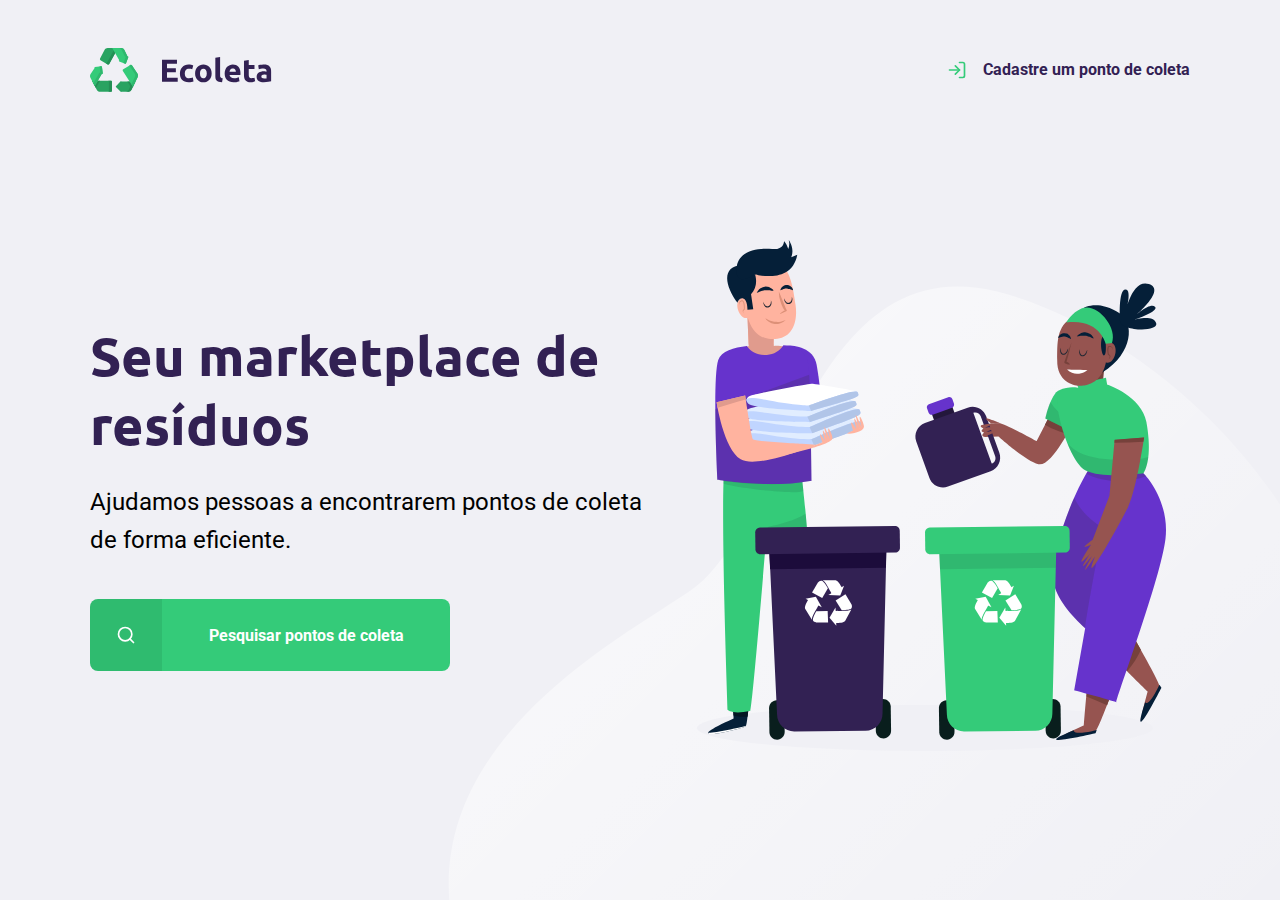
<file: index.html>
<!DOCTYPE html>
<html lang="pt-br">
<head>
    <meta charset="UTF-8">
    <meta name="viewport" content="width=device-width, initial-scale=1.0">
    <title>Ecoleta</title>
    <link href="https://fonts.googleapis.com/css2?family=Roboto&family=Ubuntu:wght@700&display=swap" rel="stylesheet">

    
    <link rel="stylesheet" href="main.css">
    <link rel="stylesheet" href="home.css">
    <link rel="stylesheet" href="modal.css">

    <link href="outdoors-tree-valley.svg" rel="shortcut icon">

   <!-- <link rel="stylesheet" href="/styles/responsive.css"> -->
    
</head>
<body>

    <div id="page-home">

    <div class="content">
        <header>
            <img src="logo.svg" alt="Logomarca">
            <a href="create-point.html"><span></span>Cadastre um ponto de coleta</a>
        </header>

        <main>
            <h1>Seu marketplace de resíduos</h1>

            <p>Ajudamos pessoas a encontrarem pontos de coleta de forma eficiente.</p>

            <a href="#"><span></span><strong>Pesquisar pontos de coleta</strong></a>
            
        </main>

    </div>

    </div>


<div id="modal" class="hide">
    <div class="content">
        <div class="header">
            <h1>Pontos de Coleta</h1>
            <a href="#">Fechar</a>
        </div>
        <form action="search-results.html">
            <label for="search">Cidade</label>
            <div class="search field">
                <input type="text" name="search" placeholder="Pesquise por Cidade">
                <button>
                    <img src="search.svg" alt="Buscar">
                </button>
            </div>
        </form>
    </div>
</div>

    <script src="index.js"></script>   
</body>
</html>
</file>
<file: main.css>
:root{ /*regra para não precisar repetir cor - raiz do documento html*/
    --title-color: #322153; /*nome do atalho */
    --primary-color: #34cb79;
}

* { /*para reposicionar o texto de acordo com a imagem referencia todos os seletores*/
    margin: 0;
    padding: 0;
    box-sizing: border-box; /*o padding não esticará a caixa*/
}

html{
     font-family: Roboto, sans-serif;
    }

body{
    background: #f0f0f5;
    -webkit-font-smoothing: antialiased;  /*para o Chrome - apresentação da fonte */
}

a{
    text-decoration: none;
}

h1, h2, h3, h4, h5, h6{
    font-family: Ubuntu, sans-serif;
    color: var(--title-color);
}
    /* BOX MODEL
    modelo de caixa - PROPRIEDADE DAS CAIXAS*/
</file>
<file: home.css>
#page-home{
    height: 100vh;
    background: url('home-background.svg') no-repeat;
    background-position: 35vw bottom; /*eixo x e y da posicao da imagem */
}
#page-home .content {
    width: 90%; /*menos de 1100px se adapta a 90% da tela*/
    max-width: 1100px; /*largura máxima */
    height: 100%;
    margin: 0 auto;
    display: flex;
    flex-direction: column;
}

#page-home header { /* alinhamento do header */
    margin-top: 48px;
    display: flex;
    align-items: center;
    justify-content: space-between;
    }

#page-home header a {
        display: flex;
        color: var(--title-color);
        font-weight: 700;
} 

#page-home header a span{
    margin-right: 16px;
    display: flex; /*para mostrar a imagem */
    background-image: url('log-in.svg');
    width: 20px;
    height: 20px;
}

#page-home main{
    max-width: 560px;
    flex: 1; /*preenche todo o espaço em branco - distribui o conteúdo*/
    display: flex;
    flex-direction: column;
    justify-content: center; /*centralizar nos 600px */
}

#page-home main h1{
    font-size: 54px;
}

#page-home main p{
    font-size: 24px;
    line-height: 38px; /*espaçamento entrelinhas*/
    margin-top: 24px;
}

#page-home main a{
    width: 80%;
    max-width: 360px;
    background-color: var(--primary-color);
    height: 72px;
    border-radius: 8px;
    display: flex;
    align-items: center;
    margin-top: 40px;
    transition: 400ms;
}

#page-home main a:hover{
    background-color: #2fb86e;
}

#page-home main a span{
    width: 72px;
    height: 72px;
    background-color: rgba(0,0,0,0.08); /*para utilizar a transparência em parte do botão*/
    border-top-left-radius: 8px;
    border-bottom-left-radius: 8px;
    display: flex;
    align-items: center; /*alinhar a lupa ao centro*/
    justify-content: center; /*alinhar a lupa ao centro*/
}

#page-home main a span::after{ /*cria um pseudoelemento */
    content: "";
    background-image: url('search.svg');
    width: 20px;
    height: 20px;
}
#page-home main a strong{
    flex: 1;
    color: white;
    text-align: center;
}
</file>
<file: modal.css>
#modal{
    background-color: #0E0A14ef;
    height: 100vh;
    width: 100vw;

    position: fixed;
    top: 0;

   display: flex;
   justify-content: center;
   align-items: center;
   transition: 400ms;
}

#modal.hide { /*classe hide do modal (não que dentro do modal tem um hide*/
    display: none;
}

#modal .content {
    color: white;
    width: 420px;

}

#modal .header{
    display: flex;
    align-items: center;
    justify-content: space-between;
    margin-bottom: 48px;
}

#modal .header a {
    background-image: url("x.svg");
    width: 20px;
    height: 20px;
    display: flex;

    font-size: 0.01px;
}

#modal .header h1{
    color: white;

    font-size: 36px;
    line-height: 42px;
}

#modal form label{
    font-size: 14px;
    line-height: 16px;

    display: block;
    margin-bottom: 8px;
}

#modal form .field {
    display: flex;
}

#modal form input {
    flex: 1;
    background-color: #f0f0f5;

    border-radius: 8px 0 0 8px;
    border: 0;
    padding: 16px 24px;
    font-size: 16px;
    color: #6c6c80;
}

#modal form button{
    width: 72px;
    height: 72px;

    background-color: var(--primary-color);

    border: 0;
    border-radius: 0 8px 8px 0;
}

#modal form button:hover {
    background-color: #2fb85e;
}
</file>
